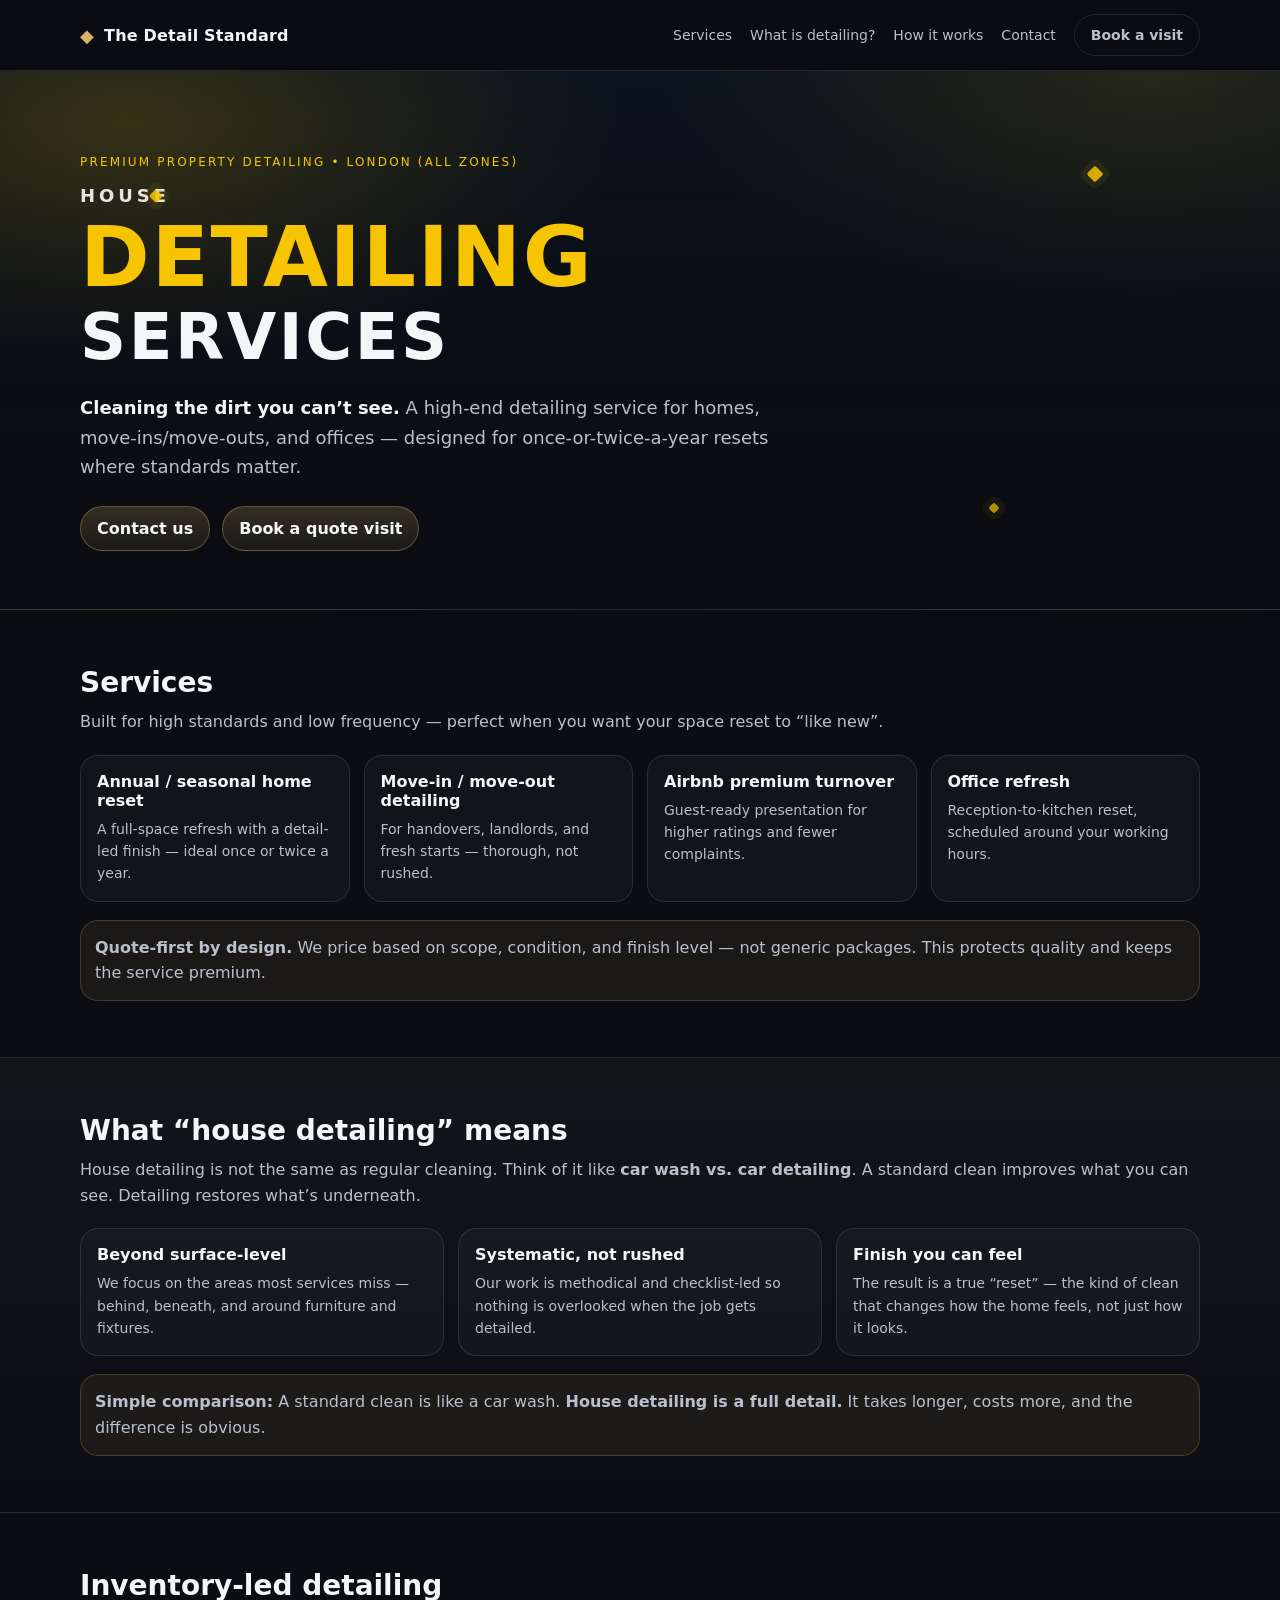
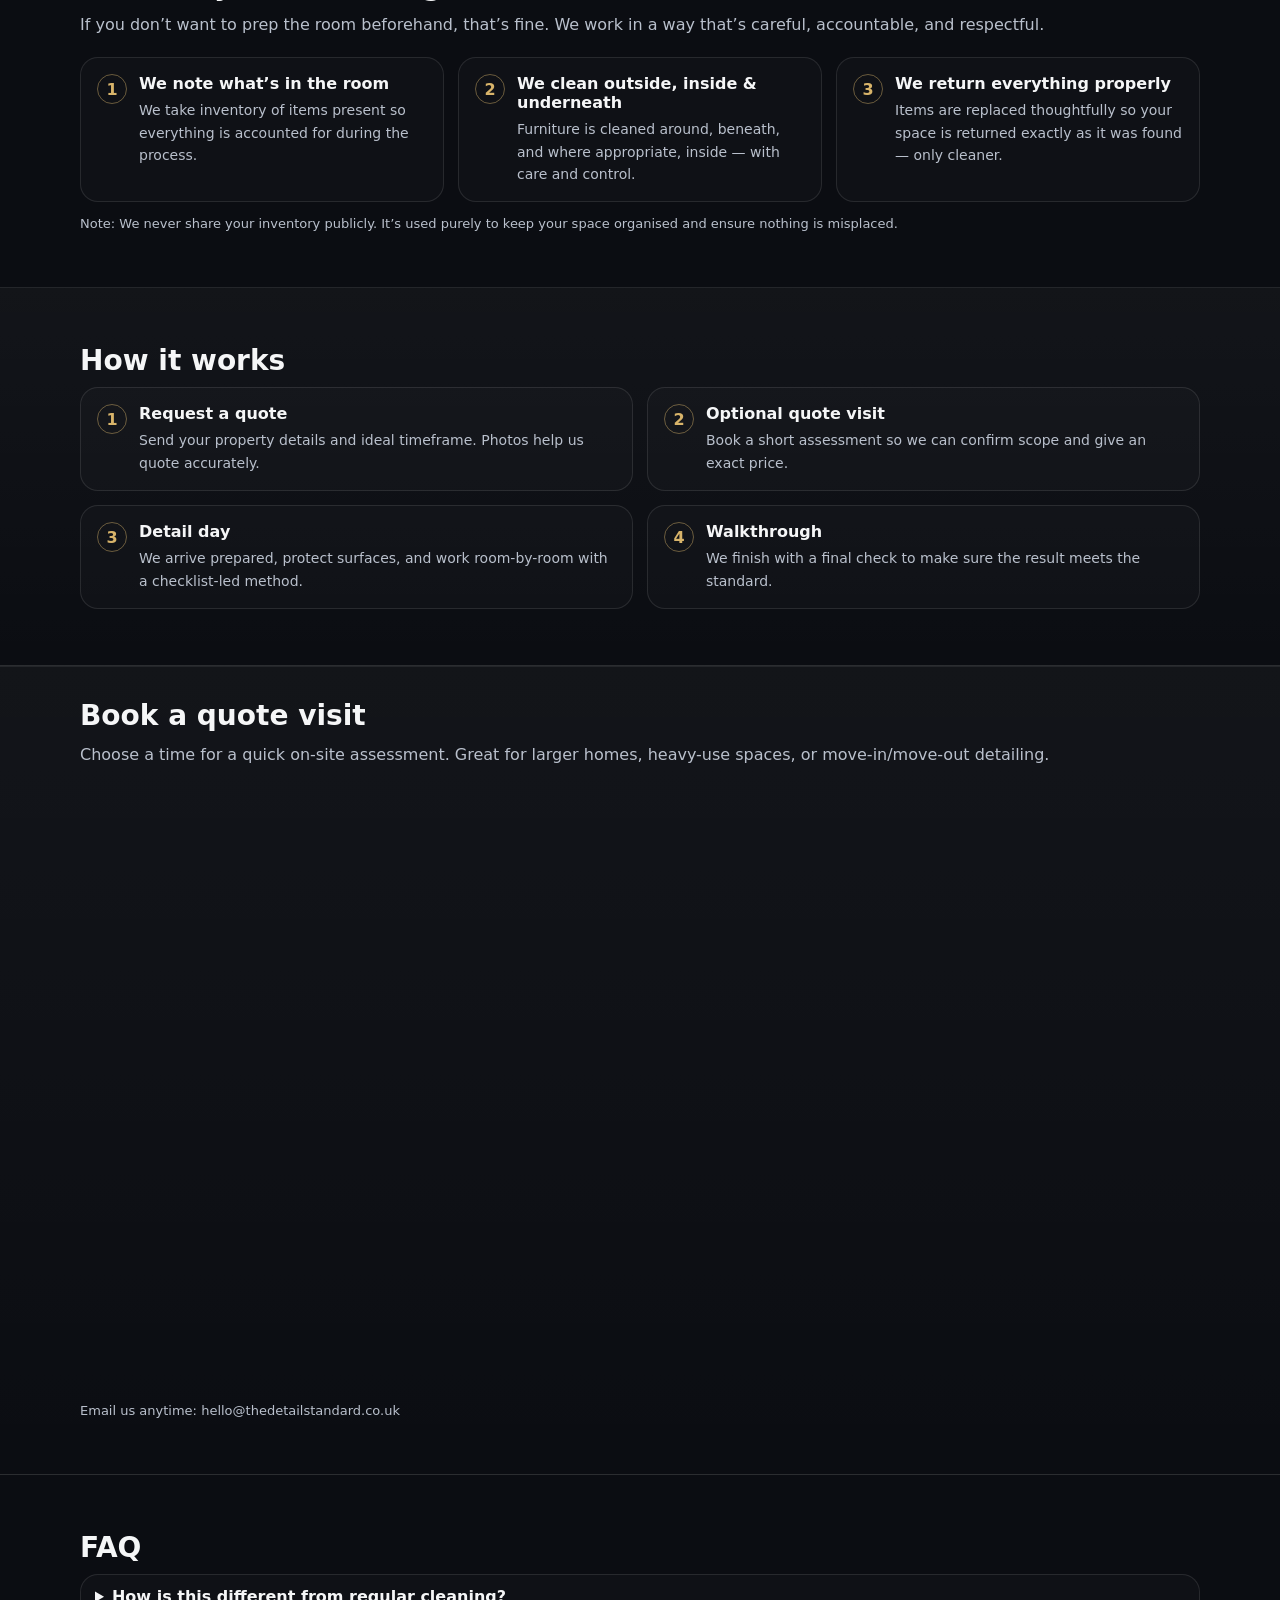
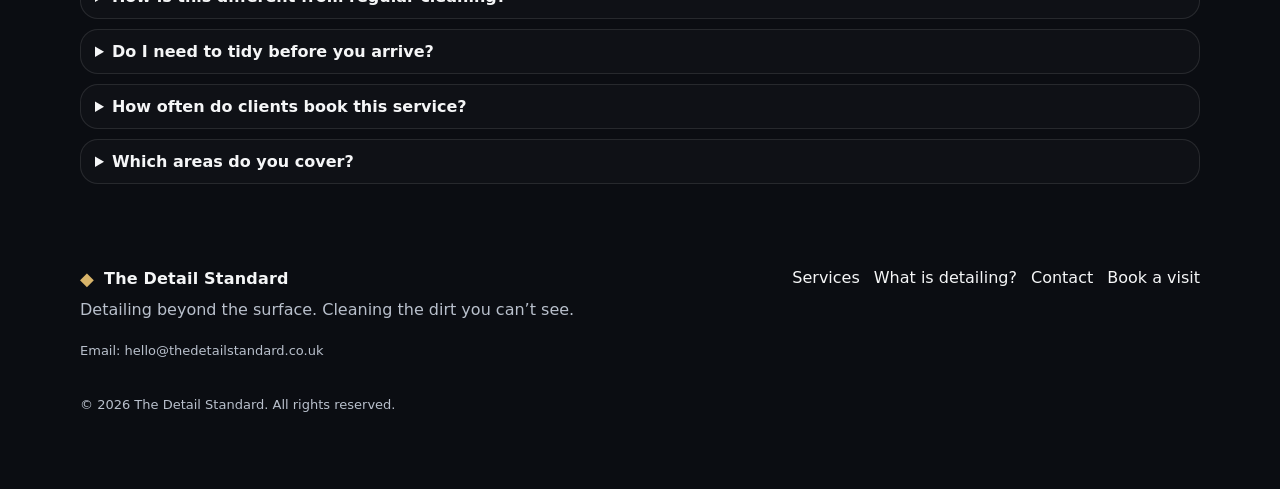
<file: index.html>
<!-- index.html (UPDATED) -->
<!doctype html>
<html lang="en-GB">
<head>
  <meta charset="utf-8" />
  <meta name="viewport" content="width=device-width, initial-scale=1" />
  <title>The Detail Standard | Premium Home Detailing in London</title>
  <meta name="description" content="Cleaning beyond the surface. Premium home, Airbnb and office detailing across all London zones. Quote-first service with optional on-site assessment." />
  <meta name="theme-color" content="#0B0D12" />
  <link rel="preconnect" href="https://assets.calendly.com" crossorigin>
  <link rel="stylesheet" href="styles.css" />
  <link rel="icon" href="/favicon.ico" sizes="any">
  <link rel="apple-touch-icon" sizes="180x180" href="/apple-touch-icon.png">
  <link rel="icon" type="image/png" sizes="32x32" href="/favicon-32x32.png">
  <link rel="icon" type="image/png" sizes="16x16" href="/favicon-16x16.png">
  <link rel="manifest" href="/site.webmanifest">


</head>

<body>
  <header class="header">
    <div class="container nav">
      <a class="brand" href="#top" aria-label="Home">
        <span class="brand__mark">◆</span>
        <span class="brand__name">The Detail Standard</span>
      </a>

      <nav class="links" aria-label="Primary navigation">
        <a href="#services">Services</a>
        <a href="#detailing">What is detailing?</a>
        <a href="#process">How it works</a>
        <a href="contact.html">Contact</a>
        <a class="btn btn--ghost" href="#book">Book a visit</a>
      </nav>
    </div>
  </header>

  <main id="top">
    <section class="hero">
      <div class="container hero__grid">
        <p class="kicker">Premium property detailing • London (all zones)</p>

        <!-- Flyer-energy headline -->
        <h1 class="hero__title">
          <span class="hero__title--small">HOUSE</span>
          <span class="hero__title--big">DETAILING</span>
          <span class="hero__title--mid">SERVICES</span>
        </h1>

        <p class="lead">
          <strong>Cleaning the dirt you can’t see.</strong> A high-end detailing service for homes, move-ins/move-outs, and offices —
          designed for once-or-twice-a-year resets where standards matter.
        </p>

        <div class="cta">
          <a class="btn" href="contact.html">Contact us</a>
          <a class="btn" href="#book">Book a quote visit</a>
        </div>
        

        
      </div>

      <!-- Decorative sparkles (matches flyer vibe) -->
      <span class="sparkle s1" aria-hidden="true"></span>
      <span class="sparkle s2" aria-hidden="true"></span>
      <span class="sparkle s3" aria-hidden="true"></span>
    </section>

    <section id="services" class="section">
      <div class="container">
        <h2>Services</h2>
        <p class="muted">
          Built for high standards and low frequency — perfect when you want your space reset to “like new”.
        </p>

        <div class="cards">
          <article class="card">
            <h3>Annual / seasonal home reset</h3>
            <p>A full-space refresh with a detail-led finish — ideal once or twice a year.</p>
          </article>

          <article class="card">
            <h3>Move-in / move-out detailing</h3>
            <p>For handovers, landlords, and fresh starts — thorough, not rushed.</p>
          </article>

          <article class="card">
            <h3>Airbnb premium turnover</h3>
            <p>Guest-ready presentation for higher ratings and fewer complaints.</p>
          </article>

          <article class="card">
            <h3>Office refresh</h3>
            <p>Reception-to-kitchen reset, scheduled around your working hours.</p>
          </article>
        </div>

        <div class="note">
          <p>
            <strong>Quote-first by design.</strong> We price based on scope, condition, and finish level — not generic packages.
            This protects quality and keeps the service premium.
          </p>
        </div>
      </div>
    </section>

    <section id="detailing" class="section section--alt">
      <div class="container">
        <h2>What “house detailing” means</h2>
        <p class="muted">
          House detailing is not the same as regular cleaning. Think of it like <strong>car wash vs. car detailing</strong>.
          A standard clean improves what you can see. Detailing restores what’s underneath.
        </p>

        <div class="cards cards--3">
          <article class="card">
            <h3>Beyond surface-level</h3>
            <p>
              We focus on the areas most services miss — behind, beneath, and around furniture and fixtures.
            </p>
          </article>

          <article class="card">
            <h3>Systematic, not rushed</h3>
            <p>
              Our work is methodical and checklist-led so nothing is overlooked when the job gets detailed.
            </p>
          </article>

          <article class="card">
            <h3>Finish you can feel</h3>
            <p>
              The result is a true “reset” — the kind of clean that changes how the home feels, not just how it looks.
            </p>
          </article>
        </div>

        <div class="note">
          <p>
            <strong>Simple comparison:</strong> A standard clean is like a car wash. <strong>House detailing is a full detail.</strong>
            It takes longer, costs more, and the difference is obvious.
          </p>
        </div>
      </div>
    </section>

    <section id="inventory" class="section">
      <div class="container">
        <h2>Inventory-led detailing</h2>
        <p class="muted">
          If you don’t want to prep the room beforehand, that’s fine. We work in a way that’s careful, accountable, and respectful.
        </p>

        <div class="steps steps--3">
          <div class="step">
            <span class="step__num">1</span>
            <div>
              <h3>We note what’s in the room</h3>
              <p>We take inventory of items present so everything is accounted for during the process.</p>
            </div>
          </div>

          <div class="step">
            <span class="step__num">2</span>
            <div>
              <h3>We clean outside, inside & underneath</h3>
              <p>Furniture is cleaned around, beneath, and where appropriate, inside — with care and control.</p>
            </div>
          </div>

          <div class="step">
            <span class="step__num">3</span>
            <div>
              <h3>We return everything properly</h3>
              <p>Items are replaced thoughtfully so your space is returned exactly as it was found — only cleaner.</p>
            </div>
          </div>
        </div>

        <p class="fineprint">
          Note: We never share your inventory publicly. It’s used purely to keep your space organised and ensure nothing is misplaced.
        </p>
      </div>
    </section>

    <section id="process" class="section section--alt">
      <div class="container">
        <h2>How it works</h2>
        <div class="steps">
          <div class="step">
            <span class="step__num">1</span>
            <div>
              <h3>Request a quote</h3>
              <p>Send your property details and ideal timeframe. Photos help us quote accurately.</p>
            </div>
          </div>

          <div class="step">
            <span class="step__num">2</span>
            <div>
              <h3>Optional quote visit</h3>
              <p>Book a short assessment so we can confirm scope and give an exact price.</p>
            </div>
          </div>

          <div class="step">
            <span class="step__num">3</span>
            <div>
              <h3>Detail day</h3>
              <p>We arrive prepared, protect surfaces, and work room-by-room with a checklist-led method.</p>
            </div>
          </div>

          <div class="step">
            <span class="step__num">4</span>
            <div>
              <h3>Walkthrough</h3>
              <p>We finish with a final check to make sure the result meets the standard.</p>
            </div>
          </div>
        </div>
      </div>
    </section>

    <section id="book" class="section section--alt">
      <div class="container">
        <h2>Book a quote visit</h2>
        <p class="muted">
          Choose a time for a quick on-site assessment. Great for larger homes, heavy-use spaces, or move-in/move-out detailing.
        </p>

        <!-- Calendly inline widget begin -->
        <div class="calendly-inline-widget embed"
              data-url="https://calendly.com/hello-thedetailstandard/quote-assessment?hide_event_type_details=1&hide_gdpr_banner=1&background_color=0B0D12&text_color=F5F6F7&primary_color=D8B46A"
              style="min-width:320px;">
        </div>
        <script src="https://assets.calendly.com/assets/external/widget.js" async></script>
        <!-- Calendly inline widget end -->

        <p class="fineprint">
          Email us anytime: <a href="mailto:hello@thedetailstandard.co.uk">hello@thedetailstandard.co.uk</a>
        </p>
      </div>
    </section>

    <section id="faq" class="section">
      <div class="container">
        <h2>FAQ</h2>
        <div class="faq">
          <details class="faq__item">
            <summary>How is this different from regular cleaning?</summary>
            <p>
              Regular cleaning is usually surface-level and time-boxed. Detailing is methodical and thorough — like the difference
              between a car wash and a full car detail.
            </p>
          </details>

          <details class="faq__item">
            <summary>Do I need to tidy before you arrive?</summary>
            <p>
              No. If you’d rather not prep the space, we can take inventory of what’s in the room, detail carefully around items,
              and return everything properly. That said, fewer items in the space can reduce time and cost.
            </p>
          </details>

          <details class="faq__item">
            <summary>How often do clients book this service?</summary>
            <p>
              Most clients use The Detail Standard once or twice a year — seasonal resets, post-renovation, move-in/move-out,
              or before/after hosting.
            </p>
          </details>

          <details class="faq__item">
            <summary>Which areas do you cover?</summary>
            <p>All London zones.</p>
          </details>
        </div>
      </div>
    </section>

    <footer class="footer">
      <div class="container footer__grid">
        <div>
          <p class="brand brand--footer"><span class="brand__mark">◆</span> The Detail Standard</p>
          <p class="muted">Detailing beyond the surface. Cleaning the dirt you can’t see.</p>
          <p class="fineprint">Email: <a href="mailto:hello@thedetailstandard.co.uk">hello@thedetailstandard.co.uk</a></p>
        </div>

        <div class="footer__links">
          <a href="#services">Services</a>
          <a href="#detailing">What is detailing?</a>
          <a href="contact.html">Contact</a>
          <a href="#book">Book a visit</a>
        </div>

        <div class="footer__small muted">
          <p>© <span id="year"></span> The Detail Standard. All rights reserved.</p>
        </div>
      </div>

      <script>
        document.getElementById("year").textContent = new Date().getFullYear();
      </script>
    </footer>
  </main>
</body>
</html>
</file>
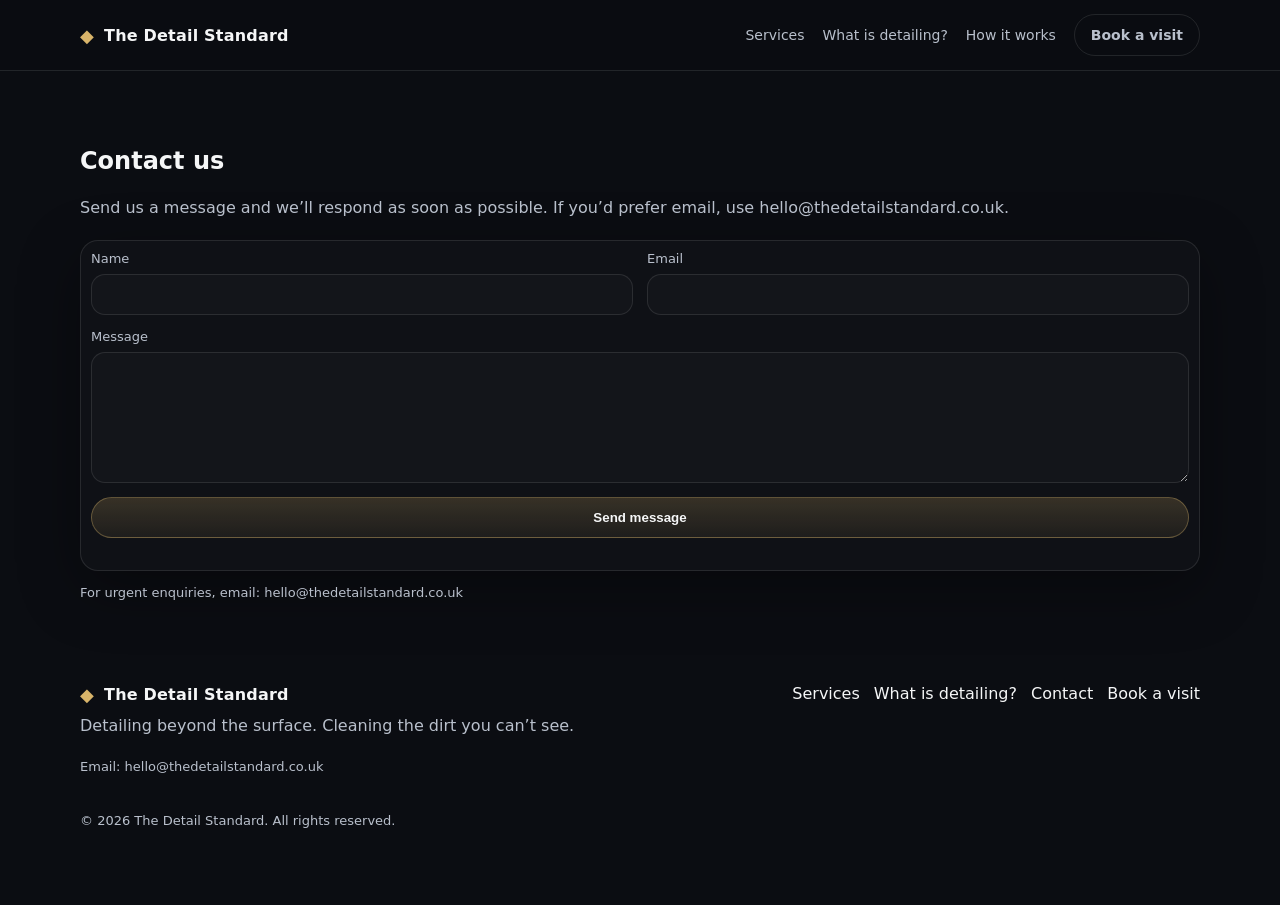
<file: contact.html>
<!doctype html>
<html lang="en-GB">
<head>
  <meta charset="utf-8" />
  <meta name="viewport" content="width=device-width, initial-scale=1" />
  <title>Contact | The Detail Standard</title>
  <meta name="description" content="Contact The Detail Standard. Send us a message and we’ll get back to you." />
  <meta name="theme-color" content="#0B0D12" />
  <link rel="stylesheet" href="styles.css" />
</head>

<body>
  <header class="header">
    <div class="container nav">
      <a class="brand" href="index.html" aria-label="Home">
        <span class="brand__mark">◆</span>
        <span class="brand__name">The Detail Standard</span>
      </a>

      <nav class="links" aria-label="Primary navigation">
        <a href="index.html#services">Services</a>
        <a href="index.html#detailing">What is detailing?</a>
        <a href="index.html#process">How it works</a>
        <a class="btn btn--ghost" href="index.html#book">Book a visit</a>
      </nav>
    </div>
  </header>

  <main id="top">
    <section class="section">
      <div class="container">
        <h1>Contact us</h1>
        <p class="muted">
          Send us a message and we’ll respond as soon as possible. If you’d prefer email, use
          <a href="mailto:hello@thedetailstandard.co.uk">hello@thedetailstandard.co.uk</a>.
        </p>

        <div class="embed">
          <form id="contactForm" class="form">
            <div class="form__grid">
              <label class="field">
                <span>Name</span>
                <input type="text" name="name" autocomplete="name" required>
              </label>

              <label class="field">
                <span>Email</span>
                <input type="email" name="email" autocomplete="email" required>
              </label>

              <label class="field field--full">
                <span>Message</span>
                <textarea name="message" rows="7" required></textarea>
              </label>

              <!-- Honeypot (hidden). Bots often fill this -->
              <input type="text" name="website" class="hp" tabindex="-1" autocomplete="off">

              <div class="field field--full">
                <button class="btn" type="submit">Send message</button>
                <p id="status" class="fineprint" aria-live="polite"></p>
              </div>
            </div>
          </form>
        </div>

        <p class="fineprint">
          For urgent enquiries, email:
          <a href="mailto:hello@thedetailstandard.co.uk">hello@thedetailstandard.co.uk</a>
        </p>
      </div>
    </section>

    <footer class="footer">
      <div class="container footer__grid">
        <div>
          <p class="brand brand--footer"><span class="brand__mark">◆</span> The Detail Standard</p>
          <p class="muted">Detailing beyond the surface. Cleaning the dirt you can’t see.</p>
          <p class="fineprint">Email: <a href="mailto:hello@thedetailstandard.co.uk">hello@thedetailstandard.co.uk</a></p>
        </div>

        <div class="footer__links">
          <a href="index.html#services">Services</a>
          <a href="index.html#detailing">What is detailing?</a>
          <a href="contact.html">Contact</a>
          <a href="index.html#book">Book a visit</a>
        </div>

        <div class="footer__small muted">
          <p>© <span id="year"></span> The Detail Standard. All rights reserved.</p>
        </div>
      </div>

      <script>
        document.getElementById("year").textContent = new Date().getFullYear();
      </script>
    </footer>
  </main>

  <script>
    // Paste your Apps Script Web App URL here
    const ENDPOINT = "https://script.google.com/macros/s/AKfycbxovALRsbRrRP0_aJRJ_i0Cor7pvNkdtawR_rsHSmjs9JBRttDbnY0959j_18-Rf3yB/exec";

    const form = document.getElementById("contactForm");
    const statusEl = document.getElementById("status");

    form.addEventListener("submit", async (e) => {
      e.preventDefault();
      statusEl.textContent = "Sending…";

      const formData = new FormData(form);

      // Honeypot check
      if ((formData.get("website") || "").trim() !== "") {
        statusEl.textContent = "Thanks! Your message has been sent.";
        form.reset();
        return;
      }

      const payload = {
        name: formData.get("name"),
        email: formData.get("email"),
        message: formData.get("message"),
      };

      try {
        const res = await fetch(ENDPOINT, {
          method: "POST",
          headers: { "Content-Type": "text/plain;charset=utf-8" },
          body: JSON.stringify(payload),
        });

        const out = await res.json();

        if (out.ok) {
          statusEl.textContent = "Thanks! Your message has been sent.";
          form.reset();
        } else {
          statusEl.textContent = "Sorry — something went wrong. Please try again.";
          console.error(out);
        }
      } catch (err) {
        statusEl.textContent = "Network error — please try again.";
        console.error(err);
      }
    });
  </script>
</body>
</html>
</file>
<file: styles.css>
/* styles.css (FULL - updated for flyer-energy hero) */

:root{
  --bg:#0B0D12;
  --panel:#101522;
  --panel2:#0E1220;
  --text:#F5F6F7;
  --muted:#B9C0CC;
  --line:rgba(255,255,255,.10);

  --accent:#D8B46A;      /* muted gold (site accent) */
  --flyerYellow:#F6C400; /* brighter flyer yellow for hero */

  --shadow: 0 18px 60px rgba(0,0,0,.35);
  --radius: 18px;
  --max: 1120px;
}

*{ box-sizing:border-box; }
html,body{
  margin:0; padding:0;
  background:var(--bg);
  color:var(--text);
  font-family: ui-sans-serif, system-ui, -apple-system, Segoe UI, Roboto, Helvetica, Arial;
}
a{ color:inherit; text-decoration:none; }
a:hover{ text-decoration:underline; }
.container{ width:min(var(--max), calc(100% - 40px)); margin:0 auto; }

/* Header */
.header{
  position:sticky; top:0; z-index:10;
  backdrop-filter: blur(12px);
  background: rgba(11,13,18,.70);
  border-bottom: 1px solid var(--line);
}
.nav{
  display:flex;
  align-items:center;
  justify-content:space-between;
  padding:14px 0;
  gap:16px;
}
.brand{
  display:flex;
  align-items:center;
  gap:10px;
  font-weight:650;
  letter-spacing:.2px;
}
.brand__mark{ color:var(--accent); font-size:18px; }
.links{ display:flex; gap:18px; align-items:center; }
.links a{ color:var(--muted); font-size:14px; }
.links a:hover{ color:var(--text); text-decoration:none; }

/* Buttons */
.btn{
  display:inline-flex;
  align-items:center;
  justify-content:center;
  padding:12px 16px;
  border-radius:999px;
  border:1px solid rgba(216,180,106,.35);
  background: linear-gradient(180deg, rgba(216,180,106,.20), rgba(216,180,106,.08));
  color:var(--text);
  font-weight:600;
}
.btn:hover{ text-decoration:none; border-color: rgba(216,180,106,.65); }
.btn--ghost{
  background: transparent;
  border:1px solid var(--line);
  color:var(--text);
}
.btn--ghost:hover{ border-color: rgba(255,255,255,.20); }

/* =========================
   HERO (Flyer-energy)
   ========================= */
.hero{
  position: relative;
  overflow: hidden;
  padding: 84px 0 58px;

  background:
    radial-gradient(900px 420px at 10% 10%, rgba(246,196,0,.18), transparent 55%),
    radial-gradient(900px 420px at 90% 0%, rgba(246,196,0,.12), transparent 55%),
    linear-gradient(180deg, rgba(7,26,51,.35), transparent 70%);
  border-bottom: 1px solid var(--line);
}

.hero__grid{
  display:grid;
  grid-template-columns: 1fr; /* single column on purpose */
  gap: 18px;
  align-items: start;
}

.kicker{
  color: var(--flyerYellow);
  font-size: 12px;
  letter-spacing: .18em;
  text-transform: uppercase;
  margin: 0;
}

.hero__title{
  margin: 0;
  line-height: 1;
}

.hero__title--small{
  display:block;
  font-size: 18px;
  letter-spacing: .22em;
  text-transform: uppercase;
  color: var(--text);
  opacity: .92;
  margin-bottom: 10px;
}

.hero__title--big{
  display:block;
  font-size: clamp(52px, 7vw, 84px);
  letter-spacing: .02em;
  font-weight: 800;
  color: var(--flyerYellow);
  text-transform: uppercase;
}

.hero__title--mid{
  display:block;
  font-size: clamp(42px, 5.2vw, 64px);
  letter-spacing: .04em;
  font-weight: 800;
  color: var(--text);
  text-transform: uppercase;
  margin-top: 6px;
}

/* Keep your existing body lead styling, but tighten it slightly in hero */
.lead{
  color:var(--muted);
  font-size:18px;
  line-height:1.65;
  margin: 6px 0 0;
  max-width: 62ch;
}
.lead strong{ color: var(--text); font-weight: 650; }

.cta{
  display:flex;
  gap:12px;
  flex-wrap:wrap;
  margin-top: 6px;
}

/* Flyer-like 3 service chips */
.hero__chips{
  display:flex;
  flex-wrap:wrap;
  gap:10px;
  margin-top: 6px;
}
.chip{
  display:inline-flex;
  align-items:center;
  padding: 10px 14px;
  border-radius: 999px;
  border: 1px solid rgba(246,196,0,.30);
  background: rgba(246,196,0,.08);
  color: var(--text);
  font-weight: 650;
  font-size: 14px;
  text-decoration:none;
}
.chip:hover{
  text-decoration:none;
  border-color: rgba(246,196,0,.55);
  background: rgba(246,196,0,.12);
}

/* Sparkles */
.sparkle{
  position:absolute;
  width: 10px;
  height: 10px;
  background: rgba(246,196,0,.95);
  transform: rotate(45deg);
  border-radius: 2px;
  box-shadow: 0 0 0 6px rgba(246,196,0,.08);
  opacity: .9;
  pointer-events: none;
}
.s1{ top: 120px; left: 151px; }
.s2{ top: 18%; right: 14%; width: 12px; height: 12px; }
.s3{ bottom: 18%; right: 22%; width: 8px; height: 8px; opacity: .75; }

/* =========================
   Sections + components
   ========================= */
.section{ padding:56px 0; }
.section--alt{
  background: linear-gradient(180deg, rgba(255,255,255,.03), transparent);
  border-top:1px solid var(--line);
  border-bottom:1px solid var(--line);
}

h2{ font-size:28px; margin:0 0 10px; }
.muted{ color:var(--muted); margin:0 0 20px; line-height:1.6; }

.cards{ display:grid; grid-template-columns: repeat(4, 1fr); gap:14px; }
.cards--3{ grid-template-columns: repeat(3, 1fr); }
.card{
  background: rgba(255,255,255,.03);
  border:1px solid var(--line);
  border-radius: var(--radius);
  padding:16px 16px;
}
.card h3{ margin:0 0 8px; font-size:16px; }
.card p{ margin:0; color:var(--muted); line-height:1.6; font-size:14px; }

.note{
  margin-top:18px;
  border:1px solid rgba(216,180,106,.22);
  background: rgba(216,180,106,.08);
  border-radius: var(--radius);
  padding:14px 14px;
}
.note p{ margin:0; color:var(--muted); line-height:1.6; }

.steps{ display:grid; grid-template-columns: repeat(2, 1fr); gap:14px; }
.steps--3{ grid-template-columns: repeat(3, 1fr); }

.step{
  display:flex;
  gap:12px;
  align-items:flex-start;
  padding:16px;
  border:1px solid var(--line);
  background: rgba(255,255,255,.02);
  border-radius: var(--radius);
}
.step__num{
  width:30px; height:30px;
  border-radius:999px;
  display:grid; place-items:center;
  border:1px solid rgba(216,180,106,.45);
  color:var(--accent);
  font-weight:700;
  flex:0 0 auto;
}
.step h3{ margin:0 0 6px; font-size:16px; }
.step p{ margin:0; color:var(--muted); line-height:1.6; font-size:14px; }

.fineprint{ color:var(--muted); font-size:13px; margin:14px 0 0; }

/* Embed containers */
.embed{
  border:1px solid var(--line);
  border-radius: var(--radius);
  background: rgba(255,255,255,.02);
  box-shadow: var(--shadow);
  padding: 10px;
  overflow: hidden;
}

/* Book section: remove extra frame styling */
#book .embed {
  border: none;
  background: transparent;
  box-shadow: none;
  padding: 0;
  overflow: visible;
  max-width: none;
}

/* Calendly sizing */
#book .calendly-inline-widget {
  max-width: 520px;
  width: 100%;
  margin: 0 auto;
  height: 602px; /* desktop */
}
@media (max-width: 768px) {
  #book .calendly-inline-widget {
    height: 760px; /* mobile */
  }
}
#book .calendly-inline-widget iframe {
  height: 100% !important;
  width: 100% !important;
}

/* FAQ */
.faq{ display:grid; gap:10px; }
.faq__item{
  border:1px solid var(--line);
  border-radius: var(--radius);
  background: rgba(255,255,255,.02);
  padding: 12px 14px;
}
.faq__item summary{
  cursor:pointer;
  font-weight:650;
  color: var(--text);
}
.faq__item p{
  color: var(--muted);
  line-height: 1.6;
  margin: 10px 0 0;
  font-size: 14px;
}

/* Footer */
.footer{ padding:28px 0 40px; }
.footer__grid{
  display:grid;
  grid-template-columns: 1.2fr .8fr;
  gap:18px;
  align-items:start;
}
.footer__links{
  display:flex;
  flex-wrap:wrap;
  gap:14px;
  justify-content:flex-end;
}
.brand--footer{ font-weight:650; margin:0 0 8px; }
.footer__small{ grid-column:1/-1; font-size:13px; margin-top:6px; }

/* Responsive */
@media (max-width: 960px){
  .cards{ grid-template-columns: 1fr 1fr; }
  .cards--3{ grid-template-columns: 1fr; }
  .steps{ grid-template-columns: 1fr; }
  .steps--3{ grid-template-columns: 1fr; }
  .footer__grid{ grid-template-columns: 1fr; }
  .footer__links{ justify-content:flex-start; }
  .links{ display:none; }

  .hero{ padding: 68px 0 48px; }
}

/* FORCE: tighten Book section spacing */
section#book {
  padding-top: 32px !important;
  padding-bottom: 56px !important;
}

/* =========================
   Contact form
   ========================= */
   .form { width: 100%; }

   .form__grid{
     display:grid;
     grid-template-columns: 1fr 1fr;
     gap:14px;
   }
   
   .field{
     display:flex;
     flex-direction:column;
     gap:8px;
   }
   
   .field--full{ grid-column: 1 / -1; }
   
   .field span{
     font-size: 13px;
     color: var(--muted);
   }
   
   .field input,
   .field textarea{
     width:100%;
     border-radius: 14px;
     border: 1px solid var(--line);
     background: rgba(255,255,255,.02);
     color: var(--text);
     padding: 12px 12px;
     outline: none;
   }
   
   .field input:focus,
   .field textarea:focus{
     border-color: rgba(216,180,106,.55);
   }
   
   .hp{ display:none; }
   
   @media (max-width: 960px){
     .form__grid{ grid-template-columns: 1fr; }
   }
</file>
